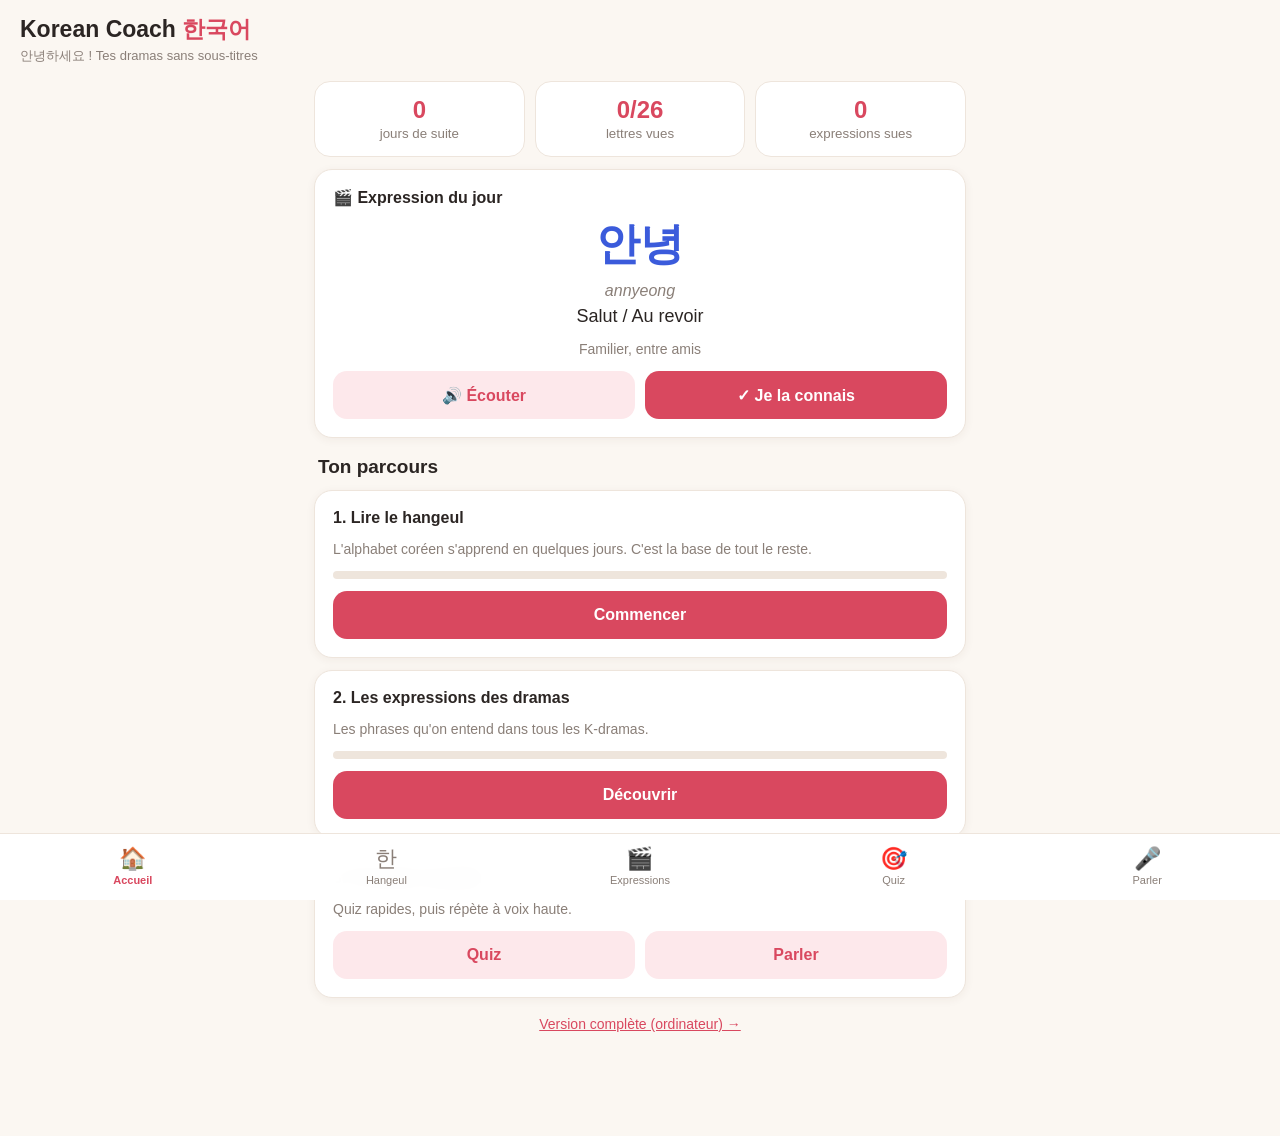
<file: web/iphone/index.html>
<!DOCTYPE html>
<html lang="fr">
<head>
<meta charset="UTF-8">
<meta name="viewport" content="width=device-width, initial-scale=1, viewport-fit=cover">
<meta name="apple-mobile-web-app-capable" content="yes">
<meta name="mobile-web-app-capable" content="yes">
<meta name="apple-mobile-web-app-title" content="한국어">
<meta name="apple-mobile-web-app-status-bar-style" content="default">
<meta name="theme-color" content="#fbf7f2">
<meta name="format-detection" content="telephone=no">
<link rel="apple-touch-icon" href="[data-uri]">
<title>Korean Coach – 한국어</title>
<style>
  :root{
    --bg:#fbf7f2; --card:#ffffff; --ink:#2b2523; --muted:#8a7f78;
    --accent:#d9485f; --accent-soft:#fde8eb; --ok:#2f9e6e; --ok-soft:#e3f5ec;
    --ko:#3b5bdb; --line:#eee5dc; --radius:18px;
  }
  *{box-sizing:border-box;-webkit-tap-highlight-color:transparent}
  html{-webkit-text-size-adjust:100%}
  button,.tile,.chip{touch-action:manipulation;-webkit-user-select:none;user-select:none}
  button:active,.tile:active{transform:scale(.97)}
  body{margin:0;background:var(--bg);color:var(--ink);
    font-family:-apple-system,BlinkMacSystemFont,"Segoe UI",Roboto,"Apple SD Gothic Neo","Noto Sans KR",sans-serif;
    padding-bottom:calc(90px + env(safe-area-inset-bottom));overscroll-behavior-y:none;}
  header{padding:calc(14px + env(safe-area-inset-top)) calc(20px + env(safe-area-inset-right)) 8px calc(20px + env(safe-area-inset-left));}
  header h1{margin:0;font-size:23px}
  header h1 span{color:var(--accent)}
  header p{margin:2px 0 0;color:var(--muted);font-size:13px}
  main{padding:8px calc(14px + env(safe-area-inset-right)) 8px calc(14px + env(safe-area-inset-left));max-width:680px;margin:0 auto}
  section{display:none} section.active{display:block}
  .card{background:var(--card);border-radius:var(--radius);padding:18px;margin:12px 0;
    box-shadow:0 2px 10px rgba(80,50,30,.06);border:1px solid var(--line)}
  h2{font-size:19px;margin:18px 4px 6px} h3{margin:0 0 8px;font-size:16px}
  .muted{color:var(--muted);font-size:14px}
  .ko{color:var(--ko);font-weight:700}
  .big-ko{font-size:44px;font-weight:700;color:var(--ko);text-align:center;margin:8px 0}
  .roman{text-align:center;color:var(--muted);font-style:italic}
  .fr{text-align:center;font-size:18px;margin-top:6px}
  button{font:inherit;font-size:16px;border:none;border-radius:14px;padding:14px 16px;min-height:48px;cursor:pointer;color:inherit}
  .btn{background:var(--accent);color:#fff;font-weight:600}
  .btn.ghost{background:var(--accent-soft);color:var(--accent)}
  .btn.full{width:100%}
  .row{display:flex;gap:10px;flex-wrap:wrap}
  .row > *{flex:1}
  .stats{display:grid;grid-template-columns:repeat(3,1fr);gap:10px}
  .stat{background:var(--card);border:1px solid var(--line);border-radius:16px;padding:14px;text-align:center}
  .stat b{display:block;font-size:24px;color:var(--accent)}
  .stat small{color:var(--muted)}
  .grid{display:grid;grid-template-columns:repeat(4,1fr);gap:8px}
  @media (min-width:500px){.grid{grid-template-columns:repeat(6,1fr)}}
  .tile{background:var(--card);border:1px solid var(--line);border-radius:14px;padding:10px 4px;text-align:center;cursor:pointer;user-select:none}
  .tile .j{font-size:30px;font-weight:700;color:var(--ko)}
  .tile .r{font-size:12px;color:var(--muted)}
  .tile.sel{border-color:var(--accent);background:var(--accent-soft)}
  .tile.seen{box-shadow:inset 0 -3px 0 var(--ok)}
  .chips{display:flex;gap:8px;overflow-x:auto;padding:4px 0 8px;-webkit-overflow-scrolling:touch;scrollbar-width:none}
  .chips::-webkit-scrollbar{display:none}
  .chip{white-space:nowrap;background:var(--card);border:1px solid var(--line);border-radius:999px;padding:8px 14px;font-size:15px;min-height:40px}
  .chip.on{background:var(--ink);color:#fff;border-color:var(--ink)}
  .phrase{display:flex;align-items:center;gap:12px;padding:12px 0;border-bottom:1px solid var(--line)}
  .phrase:last-child{border-bottom:none}
  .phrase .t{flex:1}
  .phrase .t .k{font-size:20px;font-weight:700;color:var(--ko)}
  .phrase .t .rr{font-size:13px;color:var(--muted);font-style:italic}
  .phrase .t .ff{font-size:15px}
  .phrase .t .note{font-size:12px;color:var(--muted);margin-top:2px}
  .icon{width:44px;height:44px;border-radius:50%;background:var(--accent-soft);color:var(--accent);font-size:18px;padding:0;flex:none}
  .star{background:none;font-size:24px;padding:4px;min-width:44px;color:#ccc}
  .star.on{color:#f2b705}
  .opts{display:grid;gap:10px;margin-top:14px}
  .opt{background:var(--bg);border:2px solid var(--line);text-align:left;font-size:16px}
  .opt.good{border-color:var(--ok);background:var(--ok-soft)}
  .opt.bad{border-color:var(--accent);background:var(--accent-soft)}
  .feedback{min-height:24px;text-align:center;margin-top:10px;font-weight:600}
  .bar{height:8px;background:var(--line);border-radius:99px;overflow:hidden;margin-top:8px}
  .bar i{display:block;height:100%;background:var(--accent);width:0;transition:width .4s}
  .builder{display:flex;align-items:center;justify-content:center;gap:10px;font-size:34px;margin:10px 0}
  .builder .res{font-size:56px;color:var(--ko);font-weight:700;min-width:70px;text-align:center}
  nav{position:fixed;left:0;right:0;bottom:0;z-index:10;background:rgba(255,255,255,.96);backdrop-filter:blur(10px);
    border-top:1px solid var(--line);display:flex;padding:6px 6px calc(6px + env(safe-area-inset-bottom))}
  nav button{flex:1;background:none;padding:6px 2px;min-height:54px;font-size:11px;color:var(--muted);display:flex;flex-direction:column;align-items:center;gap:2px}
  nav button .e{font-size:22px;height:26px;line-height:26px;display:block}
  nav button.on{color:var(--accent);font-weight:700}
  .mic{width:84px;height:84px;border-radius:50%;font-size:34px;display:block;margin:16px auto 6px}
  .mic.listening{animation:pulse 1s infinite}
  @keyframes pulse{0%{box-shadow:0 0 0 0 rgba(217,72,95,.5)}100%{box-shadow:0 0 0 22px rgba(217,72,95,0)}}
  .tip{background:var(--accent-soft);border-radius:14px;padding:12px 14px;font-size:14px}
</style>
</head>
<body>

<header>
  <h1>Korean Coach <span>한국어</span></h1>
  <p id="hello">Objectif : comprendre tes dramas sans sous-titres</p>
</header>

<main>

<!-- ACCUEIL -->
<section id="home" class="active">
  <div class="stats">
    <div class="stat"><b id="sStreak">0</b><small>jours de suite</small></div>
    <div class="stat"><b id="sLetters">0/26</b><small>lettres vues</small></div>
    <div class="stat"><b id="sPhrases">0</b><small>expressions sues</small></div>
  </div>

  <div class="card">
    <h3>🎬 Expression du jour</h3>
    <div class="big-ko" id="dayKo"></div>
    <div class="roman" id="dayRo"></div>
    <div class="fr" id="dayFr"></div>
    <p class="muted" id="dayNote" style="text-align:center"></p>
    <div class="row" style="margin-top:10px">
      <button class="btn ghost" id="dayListen">🔊 Écouter</button>
      <button class="btn" id="dayKnow">✓ Je la connais</button>
    </div>
  </div>

  <div class="card tip" id="installTip" style="display:none">
    📲 <b>Mets-la sur ton écran d’accueil :</b> dans Safari, touche <b>Partager</b> ⬆️ puis <b>Sur l’écran d’accueil</b>. Elle s’ouvrira comme une vraie app.
  </div>

  <h2>Ton parcours</h2>
  <div class="card">
    <h3>1. Lire le hangeul</h3>
    <p class="muted">L'alphabet coréen s'apprend en quelques jours. C'est la base de tout le reste.</p>
    <div class="bar"><i id="pLetters"></i></div>
    <button class="btn full" style="margin-top:12px" data-go="hangeul">Commencer</button>
  </div>
  <div class="card">
    <h3>2. Les expressions des dramas</h3>
    <p class="muted">Les phrases qu'on entend dans tous les K-dramas.</p>
    <div class="bar"><i id="pPhrases"></i></div>
    <button class="btn full" style="margin-top:12px" data-go="phrases">Découvrir</button>
  </div>
  <div class="card">
    <h3>3. Te tester et parler</h3>
    <p class="muted">Quiz rapides, puis répète à voix haute.</p>
    <div class="row" style="margin-top:12px">
      <button class="btn ghost" data-go="quiz">Quiz</button>
      <button class="btn ghost" data-go="speak">Parler</button>
    </div>
  </div>
  <p class="muted" style="text-align:center;margin:18px 0 6px"><a href="../" style="color:var(--accent)">Version complète (ordinateur) →</a></p>
</section>

<!-- HANGEUL -->
<section id="hangeul">
  <h2>Les voyelles</h2>
  <p class="muted" style="margin:0 4px">Touche une lettre pour l'entendre. Un trait vert = déjà vue.</p>
  <div class="card"><div class="grid" id="gVowels"></div></div>

  <h2>Les consonnes</h2>
  <div class="card"><div class="grid" id="gCons"></div></div>

  <h2>Construis une syllabe</h2>
  <div class="card">
    <p class="muted">En coréen, une syllabe = consonne + voyelle. Choisis-en une de chaque.</p>
    <div class="builder">
      <span id="bC">ㄱ</span>+<span id="bV">ㅏ</span>=<span class="res" id="bRes">가</span>
    </div>
    <div class="roman" id="bRo">ga</div>
    <button class="btn ghost full" style="margin-top:10px" id="bListen">🔊 Écouter</button>
    <p class="muted" style="margin-top:14px">Consonne</p>
    <div class="grid" id="bCons"></div>
    <p class="muted" style="margin-top:14px">Voyelle</p>
    <div class="grid" id="bVows"></div>
  </div>

  <div class="card tip">
    💡 <b>Astuce :</b> ㅇ ne se prononce pas en début de syllabe. C'est pour ça que 아 se lit « a ». En fin de syllabe, il se prononce « ng » (comme dans 사랑, sa-rang).
  </div>
</section>

<!-- EXPRESSIONS -->
<section id="phrases">
  <h2>Expressions des dramas</h2>
  <div class="chips" id="cats"></div>
  <div class="card" id="pList"></div>
</section>

<!-- QUIZ -->
<section id="quiz">
  <h2>Quiz</h2>
  <div class="chips" id="qModes"></div>
  <div class="card">
    <div class="muted" id="qScore" style="text-align:right"></div>
    <div class="big-ko" id="qPrompt"></div>
    <div class="roman" id="qSub"></div>
    <button class="btn ghost full" id="qListen" style="margin-top:8px">🔊 Écouter</button>
    <div class="opts" id="qOpts"></div>
    <div class="feedback" id="qFb"></div>
    <button class="btn full" id="qNext" style="margin-top:10px;display:none">Suivant →</button>
  </div>
</section>

<!-- PARLER -->
<section id="speak">
  <h2>Parler</h2>
  <div class="card">
    <p class="muted" style="text-align:center">Écoute, puis répète la phrase à voix haute.</p>
    <div class="big-ko" id="spKo"></div>
    <div class="roman" id="spRo"></div>
    <div class="fr" id="spFr"></div>
    <button class="btn ghost full" id="spListen" style="margin-top:12px">🔊 Écouter (lent)</button>
    <button class="btn mic" id="spMic">🎤</button>
    <div class="feedback" id="spFb"></div>
    <p class="muted" id="spHeard" style="text-align:center"></p>
    <button class="btn full" id="spNext">Phrase suivante →</button>
  </div>
  <div class="card tip" id="spInfo">
    🎙️ Sur iPhone, utilise <b>Safari</b> et autorise le micro. Si le micro ne réagit pas : Réglages › Siri, active Siri (iOS s’en sert pour la dictée).
  </div>
</section>

</main>

<nav>
  <button data-go="home" class="on"><span class="e">🏠</span>Accueil</button>
  <button data-go="hangeul"><span class="e">한</span>Hangeul</button>
  <button data-go="phrases"><span class="e">🎬</span>Expressions</button>
  <button data-go="quiz"><span class="e">🎯</span>Quiz</button>
  <button data-go="speak"><span class="e">🎤</span>Parler</button>
</nav>

<script>
/* ---------- DONNÉES ---------- */
const VOWELS = [
  {j:'ㅏ',r:'a',s:'아'},{j:'ㅑ',r:'ya',s:'야'},{j:'ㅓ',r:'eo',s:'어',n:'entre « o » et « eu »'},
  {j:'ㅕ',r:'yeo',s:'여'},{j:'ㅗ',r:'o',s:'오'},{j:'ㅛ',r:'yo',s:'요'},
  {j:'ㅜ',r:'ou',s:'우'},{j:'ㅠ',r:'you',s:'유'},{j:'ㅡ',r:'eu',s:'으'},
  {j:'ㅣ',r:'i',s:'이'},{j:'ㅐ',r:'è',s:'애'},{j:'ㅔ',r:'é',s:'에'}
];
const CONS = [
  {j:'ㄱ',r:'g/k',s:'가'},{j:'ㄴ',r:'n',s:'나'},{j:'ㄷ',r:'d/t',s:'다'},{j:'ㄹ',r:'r/l',s:'라'},
  {j:'ㅁ',r:'m',s:'마'},{j:'ㅂ',r:'b/p',s:'바'},{j:'ㅅ',r:'s',s:'사'},{j:'ㅇ',r:'muet/ng',s:'아'},
  {j:'ㅈ',r:'dj',s:'자'},{j:'ㅊ',r:'tch',s:'차'},{j:'ㅋ',r:'k',s:'카'},{j:'ㅌ',r:'t',s:'타'},
  {j:'ㅍ',r:'p',s:'파'},{j:'ㅎ',r:'h',s:'하'}
];
// Index Unicode pour composer les syllabes
const L_IDX = {'ㄱ':0,'ㄴ':2,'ㄷ':3,'ㄹ':5,'ㅁ':6,'ㅂ':7,'ㅅ':9,'ㅇ':11,'ㅈ':12,'ㅊ':14,'ㅋ':15,'ㅌ':16,'ㅍ':17,'ㅎ':18};
const V_IDX = {'ㅏ':0,'ㅐ':1,'ㅑ':2,'ㅓ':4,'ㅔ':5,'ㅕ':6,'ㅗ':8,'ㅛ':12,'ㅜ':13,'ㅠ':17,'ㅡ':18,'ㅣ':20};
const C_ROM = {'ㄱ':'g','ㄴ':'n','ㄷ':'d','ㄹ':'r','ㅁ':'m','ㅂ':'b','ㅅ':'s','ㅇ':'','ㅈ':'j','ㅊ':'ch','ㅋ':'k','ㅌ':'t','ㅍ':'p','ㅎ':'h'};
const V_ROM = {'ㅏ':'a','ㅐ':'ae','ㅑ':'ya','ㅓ':'eo','ㅔ':'e','ㅕ':'yeo','ㅗ':'o','ㅛ':'yo','ㅜ':'u','ㅠ':'yu','ㅡ':'eu','ㅣ':'i'};

const PHRASES = [
  {k:'안녕하세요',r:'annyeonghaseyo',f:'Bonjour',c:'Salutations',n:'Poli, à tout le monde'},
  {k:'안녕',r:'annyeong',f:'Salut / Au revoir',c:'Salutations',n:'Familier, entre amis'},
  {k:'감사합니다',r:'gamsahamnida',f:'Merci',c:'Salutations',n:'Poli'},
  {k:'고마워',r:'gomawo',f:'Merci',c:'Salutations',n:'Familier'},
  {k:'죄송합니다',r:'joesonghamnida',f:'Je suis vraiment désolé',c:'Salutations',n:'Très poli'},
  {k:'미안해',r:'mianhae',f:'Désolé',c:'Émotions',n:'Familier, très fréquent dans les dramas'},
  {k:'네',r:'ne',f:'Oui',c:'Salutations',n:'Poli'},
  {k:'아니요',r:'aniyo',f:'Non',c:'Salutations',n:'Poli'},
  {k:'사랑해',r:'saranghae',f:"Je t'aime",c:'Romance',n:'La phrase culte des dramas'},
  {k:'보고 싶어',r:'bogo sipeo',f:'Tu me manques',c:'Romance',n:'Littéralement : « je veux te voir »'},
  {k:'좋아해',r:'joahae',f:"Je t'aime bien / Tu me plais",c:'Romance',n:'La déclaration avant « saranghae »'},
  {k:'가지 마',r:'gaji ma',f:"Ne pars pas",c:'Romance',n:'Scène de fin d’épisode classique'},
  {k:'괜찮아?',r:'gwaenchana?',f:'Ça va ? Tu vas bien ?',c:'Émotions',n:'Intonation montante'},
  {k:'괜찮아',r:'gwaenchana',f:"Ça va / Ce n'est rien",c:'Émotions',n:''},
  {k:'진짜?',r:'jinjja?',f:'Vraiment ? Sérieux ?',c:'Réactions',n:''},
  {k:'대박',r:'daebak',f:'Génial ! Incroyable !',c:'Réactions',n:'Argot, ultra courant'},
  {k:'헐',r:'heol',f:'Quoi ?! (choc)',c:'Réactions',n:'Argot'},
  {k:'뭐?',r:'mwo?',f:'Quoi ?',c:'Réactions',n:'Familier'},
  {k:'어떡해',r:'eotteokae',f:'Oh non… Je fais quoi ?',c:'Émotions',n:'Quand tout part de travers'},
  {k:'아니야',r:'aniya',f:"Non / Ce n'est pas ça",c:'Réactions',n:'Familier'},
  {k:'몰라',r:'molla',f:'Je ne sais pas',c:'Réactions',n:'Familier, souvent boudeur'},
  {k:'알았어',r:'arasseo',f:"D'accord, compris",c:'Réactions',n:'Familier'},
  {k:'잠깐만',r:'jamkkanman',f:'Attends une seconde',c:'Quotidien',n:''},
  {k:'가자',r:'gaja',f:'Allons-y',c:'Quotidien',n:''},
  {k:'빨리',r:'ppalli',f:'Vite !',c:'Quotidien',n:'« Ppalli ppalli » = dépêche-toi'},
  {k:'배고파',r:'baegopa',f:"J'ai faim",c:'Quotidien',n:''},
  {k:'하지 마',r:'haji ma',f:'Arrête ! Ne fais pas ça',c:'Émotions',n:''},
  {k:'화이팅',r:'hwaiting',f:'Courage ! Allez !',c:'Quotidien',n:'Vient de l\'anglais « fighting »'},
  {k:'오빠',r:'oppa',f:'Grand frère (dit par une fille)',c:'Relations',n:'Aussi pour un petit ami plus âgé'},
  {k:'언니',r:'eonni',f:'Grande sœur (dit par une fille)',c:'Relations',n:''},
  {k:'형',r:'hyeong',f:'Grand frère (dit par un garçon)',c:'Relations',n:''},
  {k:'누나',r:'nuna',f:'Grande sœur (dit par un garçon)',c:'Relations',n:''},
  {k:'선배',r:'seonbae',f:'Aîné (école, travail)',c:'Relations',n:'Très fréquent dans les dramas de bureau'}
];

/* ---------- STOCKAGE (sécurisé) ---------- */
const KEY='koreanCoach_v1';
let S = {letters:[],known:[],fav:[],quizOk:0,quizTotal:0,days:[],};
try{ const raw=localStorage.getItem(KEY); if(raw) S=Object.assign(S,JSON.parse(raw)); }catch(e){}
function save(){ try{ localStorage.setItem(KEY,JSON.stringify(S)); }catch(e){} }

function today(){ const d=new Date(); return d.getFullYear()+'-'+(d.getMonth()+1)+'-'+d.getDate(); }
function markDay(){ const t=today(); if(!S.days.includes(t)){ S.days.push(t); save(); } }
function streak(){
  let n=0; const d=new Date();
  while(true){
    const k=d.getFullYear()+'-'+(d.getMonth()+1)+'-'+d.getDate();
    if(S.days.includes(k)){ n++; d.setDate(d.getDate()-1); } else break;
  }
  return n;
}

/* ---------- VOIX ---------- */
let koVoice=null;
function pickVoice(){
  if(!('speechSynthesis' in window)) return;
  const v=speechSynthesis.getVoices();
  koVoice=v.find(x=>x.lang && x.lang.toLowerCase().startsWith('ko'))||null;
}
if('speechSynthesis' in window){ pickVoice(); speechSynthesis.onvoiceschanged=pickVoice; }
function say(text,rate){
  if(!('speechSynthesis' in window)){ alertSoft('Ton navigateur ne peut pas lire l’audio.'); return; }
  speechSynthesis.cancel();
  const u=new SpeechSynthesisUtterance(text);
  u.lang='ko-KR'; u.rate=rate||0.85; if(koVoice) u.voice=koVoice;
  speechSynthesis.speak(u);
}
function alertSoft(msg){ const fb=document.getElementById('qFb'); if(fb) fb.textContent=msg; }

/* ---------- NAVIGATION ---------- */
function go(id){
  document.querySelectorAll('section').forEach(s=>s.classList.toggle('active',s.id===id));
  document.querySelectorAll('nav button').forEach(b=>b.classList.toggle('on',b.dataset.go===id));
  window.scrollTo(0,0);
  if(id==='home') renderHome();
}
document.querySelectorAll('[data-go]').forEach(b=>b.addEventListener('click',()=>go(b.dataset.go)));

/* ---------- ACCUEIL ---------- */
function dayPhrase(){
  const d=new Date(); const n=Math.floor(d.getTime()/86400000);
  return PHRASES[n%PHRASES.length];
}
function renderHome(){
  const total=VOWELS.length+CONS.length;
  document.getElementById('sStreak').textContent=streak();
  document.getElementById('sLetters').textContent=S.letters.length+'/'+total;
  document.getElementById('sPhrases').textContent=S.known.length;
  document.getElementById('pLetters').style.width=(S.letters.length/total*100)+'%';
  document.getElementById('pPhrases').style.width=(S.known.length/PHRASES.length*100)+'%';
  const p=dayPhrase();
  dayKo.textContent=p.k; dayRo.textContent=p.r; dayFr.textContent=p.f; dayNote.textContent=p.n||'';
  dayKnow.textContent=S.known.includes(p.k)?'✓ Connue':'✓ Je la connais';
}
dayListen.onclick=()=>{ say(dayPhrase().k); markDay(); };
dayKnow.onclick=()=>{ const k=dayPhrase().k; if(!S.known.includes(k)) S.known.push(k); markDay(); save(); renderHome(); };

/* ---------- HANGEUL ---------- */
function tile(item,onClick,extraClass){
  const t=document.createElement('div');
  t.className='tile '+(extraClass||'');
  t.innerHTML='<div class="j">'+item.j+'</div><div class="r">'+item.r+'</div>';
  t.onclick=()=>onClick(t);
  return t;
}
function renderLetters(){
  [['gVowels',VOWELS],['gCons',CONS]].forEach(([id,list])=>{
    const g=document.getElementById(id); g.innerHTML='';
    list.forEach(it=>{
      g.appendChild(tile(it,(el)=>{
        say(it.s,0.7);
        if(!S.letters.includes(it.j)){ S.letters.push(it.j); save(); }
        el.classList.add('seen'); markDay();
      }, S.letters.includes(it.j)?'seen':''));
    });
  });
}
let bC='ㄱ', bV='ㅏ';
function compose(c,v){ return String.fromCharCode(0xAC00+(L_IDX[c]*21+V_IDX[v])*28); }
function renderBuilder(){
  document.getElementById('bC').textContent=bC;
  document.getElementById('bV').textContent=bV;
  document.getElementById('bRes').textContent=compose(bC,bV);
  document.getElementById('bRo').textContent=C_ROM[bC]+V_ROM[bV];
  const gc=document.getElementById('bCons'), gv=document.getElementById('bVows');
  gc.innerHTML=''; gv.innerHTML='';
  CONS.forEach(it=>gc.appendChild(tile(it,()=>{bC=it.j;renderBuilder();say(compose(bC,bV),0.7);},bC===it.j?'sel':'')));
  VOWELS.forEach(it=>gv.appendChild(tile(it,()=>{bV=it.j;renderBuilder();say(compose(bC,bV),0.7);},bV===it.j?'sel':'')));
}
bListen.onclick=()=>say(compose(bC,bV),0.7);

/* ---------- EXPRESSIONS ---------- */
const CATS=['Toutes','★ Favoris','Romance','Émotions','Réactions','Relations','Quotidien','Salutations'];
let cat='Toutes';
function renderCats(){
  const c=document.getElementById('cats'); c.innerHTML='';
  CATS.forEach(x=>{
    const b=document.createElement('button'); b.className='chip'+(x===cat?' on':''); b.textContent=x;
    b.onclick=()=>{cat=x;renderCats();renderPhrases();}; c.appendChild(b);
  });
}
function renderPhrases(){
  const box=document.getElementById('pList'); box.innerHTML='';
  let list=PHRASES;
  if(cat==='★ Favoris') list=PHRASES.filter(p=>S.fav.includes(p.k));
  else if(cat!=='Toutes') list=PHRASES.filter(p=>p.c===cat);
  if(!list.length){ box.innerHTML='<p class="muted">Aucune expression ici pour l’instant. Touche ☆ pour en ajouter.</p>'; return; }
  list.forEach(p=>{
    const row=document.createElement('div'); row.className='phrase';
    const known=S.known.includes(p.k);
    row.innerHTML='<button class="icon">🔊</button><div class="t"><div class="k">'+p.k+(known?' <small style="color:var(--ok)">✓</small>':'')+'</div><div class="rr">'+p.r+'</div><div class="ff">'+p.f+'</div>'+(p.n?'<div class="note">'+p.n+'</div>':'')+'</div><button class="star'+(S.fav.includes(p.k)?' on':'')+'">★</button>';
    row.querySelector('.icon').onclick=()=>{say(p.k);markDay();};
    row.querySelector('.star').onclick=(e)=>{
      const i=S.fav.indexOf(p.k); if(i>=0) S.fav.splice(i,1); else S.fav.push(p.k);
      save(); e.target.classList.toggle('on');
    };
    box.appendChild(row);
  });
}

/* ---------- QUIZ ---------- */
const MODES=[
  {id:'fr',label:'Coréen → Français'},
  {id:'ear',label:'À l’oreille'},
  {id:'letters',label:'Lettres'}
];
let mode='fr', current=null, answered=false, userTapped=false;
document.addEventListener('touchend',()=>{userTapped=true;},{once:true});
document.addEventListener('click',()=>{userTapped=true;},{once:true});
function shuffle(a){ a=a.slice(); for(let i=a.length-1;i>0;i--){const j=Math.floor(Math.random()*(i+1));[a[i],a[j]]=[a[j],a[i]];} return a; }
function renderModes(){
  const c=document.getElementById('qModes'); c.innerHTML='';
  MODES.forEach(m=>{
    const b=document.createElement('button'); b.className='chip'+(m.id===mode?' on':''); b.textContent=m.label;
    b.onclick=()=>{mode=m.id;renderModes();newQ();}; c.appendChild(b);
  });
}
function newQ(){
  answered=false; qFb.textContent=''; qNext.style.display='none';
  qScore.textContent=S.quizTotal?('Score : '+S.quizOk+'/'+S.quizTotal):'';
  let pool, answerKey, label, prompt, sub, speakText;
  if(mode==='letters'){
    pool=VOWELS.concat(CONS); current=pool[Math.floor(Math.random()*pool.length)];
    prompt=current.j; sub='Comment se prononce cette lettre ?'; speakText=current.s;
    answerKey=current.r; label=x=>x.r;
  } else {
    pool=PHRASES; current=pool[Math.floor(Math.random()*pool.length)];
    speakText=current.k; answerKey=current.f; label=x=>x.f;
    if(mode==='ear'){ prompt='🔊'; sub='Écoute et trouve le sens (touche 🔊)'; if(userTapped) say(current.k); }
    else { prompt=current.k; sub=current.r; }
  }
  qPrompt.textContent=prompt; qSub.textContent=sub;
  qListen.onclick=()=>say(speakText, mode==='letters'?0.7:0.85);
  const wrong=shuffle(pool.filter(x=>label(x)!==answerKey)).slice(0,3);
  const opts=shuffle(wrong.concat([current]));
  qOpts.innerHTML='';
  opts.forEach(o=>{
    const b=document.createElement('button'); b.className='opt'; b.textContent=label(o);
    b.onclick=()=>{
      if(answered) return; answered=true; S.quizTotal++;
      const ok=label(o)===answerKey;
      if(ok){ S.quizOk++; b.classList.add('good'); qFb.style.color='var(--ok)'; qFb.textContent='정답! Bonne réponse 🎉';
        if(mode!=='letters' && !S.known.includes(current.k)) S.known.push(current.k); }
      else { b.classList.add('bad'); qFb.style.color='var(--accent)'; qFb.textContent='Presque ! La bonne réponse est en vert.';
        [...qOpts.children].forEach(x=>{ if(x.textContent===answerKey) x.classList.add('good'); }); }
      if(mode==='ear'){ qPrompt.textContent=current.k; qSub.textContent=current.r; }
      markDay(); save(); qScore.textContent='Score : '+S.quizOk+'/'+S.quizTotal; qNext.style.display='block';
    };
    qOpts.appendChild(b);
  });
}
qNext.onclick=newQ;

/* ---------- PARLER ---------- */
let spIdx=Math.floor(Math.random()*PHRASES.length);
function renderSpeak(){
  const p=PHRASES[spIdx];
  spKo.textContent=p.k; spRo.textContent=p.r; spFr.textContent=p.f;
  spFb.textContent=''; spHeard.textContent='';
}
function norm(s){ return (s||'').replace(/[\s?!.,~]/g,''); }
function similarity(a,b){
  a=norm(a); b=norm(b); if(!a||!b) return 0;
  const dp=Array.from({length:a.length+1},(_,i)=>[i]);
  for(let j=1;j<=b.length;j++) dp[0][j]=j;
  for(let i=1;i<=a.length;i++) for(let j=1;j<=b.length;j++)
    dp[i][j]=Math.min(dp[i-1][j]+1,dp[i][j-1]+1,dp[i-1][j-1]+(a[i-1]===b[j-1]?0:1));
  return 1-dp[a.length][b.length]/Math.max(a.length,b.length);
}
spListen.onclick=()=>say(PHRASES[spIdx].k,0.65);
spNext.onclick=()=>{ spIdx=(spIdx+1+Math.floor(Math.random()*(PHRASES.length-1)))%PHRASES.length; renderSpeak(); };
const SR=window.SpeechRecognition||window.webkitSpeechRecognition;
if(!SR){
  spMic.disabled=true; spMic.style.opacity=.4;
  spInfo.innerHTML='🎙️ Ce navigateur ne gère pas la reconnaissance vocale. Sur iPhone, ouvre la page dans <b>Safari</b>. En attendant, écoute et répète quand même à voix haute !';
} else {
  spMic.onclick=()=>{
    const rec=new SR(); rec.lang='ko-KR'; rec.interimResults=false; rec.maxAlternatives=3;
    spMic.classList.add('listening'); spFb.textContent='Je t’écoute…'; spFb.style.color='var(--muted)'; spHeard.textContent='';
    rec.onresult=(e)=>{
      const target=PHRASES[spIdx].k; let best=0, heard='';
      for(const alt of e.results[0]){ const s=similarity(alt.transcript,target); if(s>best){best=s;heard=alt.transcript;} }
      spHeard.textContent='Entendu : '+heard;
      if(best>=0.85){ spFb.style.color='var(--ok)'; spFb.textContent='완벽해요! Parfait 🎉'; if(!S.known.includes(target)) S.known.push(target); }
      else if(best>=0.5){ spFb.style.color='#d98a00'; spFb.textContent='Pas mal ! Réécoute et réessaie.'; }
      else { spFb.style.color='var(--accent)'; spFb.textContent='Pas encore… écoute la version lente 🔊'; }
      markDay(); save();
    };
    rec.onerror=(e)=>{ spFb.style.color='var(--accent)'; spFb.textContent=e.error==='not-allowed'?'Micro refusé : autorise-le dans ton navigateur.':'Je n’ai rien entendu, réessaie.'; };
    rec.onend=()=>spMic.classList.remove('listening');
    rec.start();
  };
}

/* ---------- INIT ---------- */
(function(){
  const h=new Date().getHours();
  document.getElementById('hello').textContent=(h<18?'안녕하세요 !':'좋은 저녁이에요 !')+' Tes dramas sans sous-titres';
})();
(function(){
  const ios=/iPhone|iPad|iPod/.test(navigator.userAgent);
  const standalone=window.navigator.standalone===true||matchMedia('(display-mode: standalone)').matches;
  if(ios && !standalone) document.getElementById('installTip').style.display='block';
})();
renderHome(); renderLetters(); renderBuilder(); renderCats(); renderPhrases(); renderModes(); newQ(); renderSpeak();
</script>
</body>
</html>
</file>
